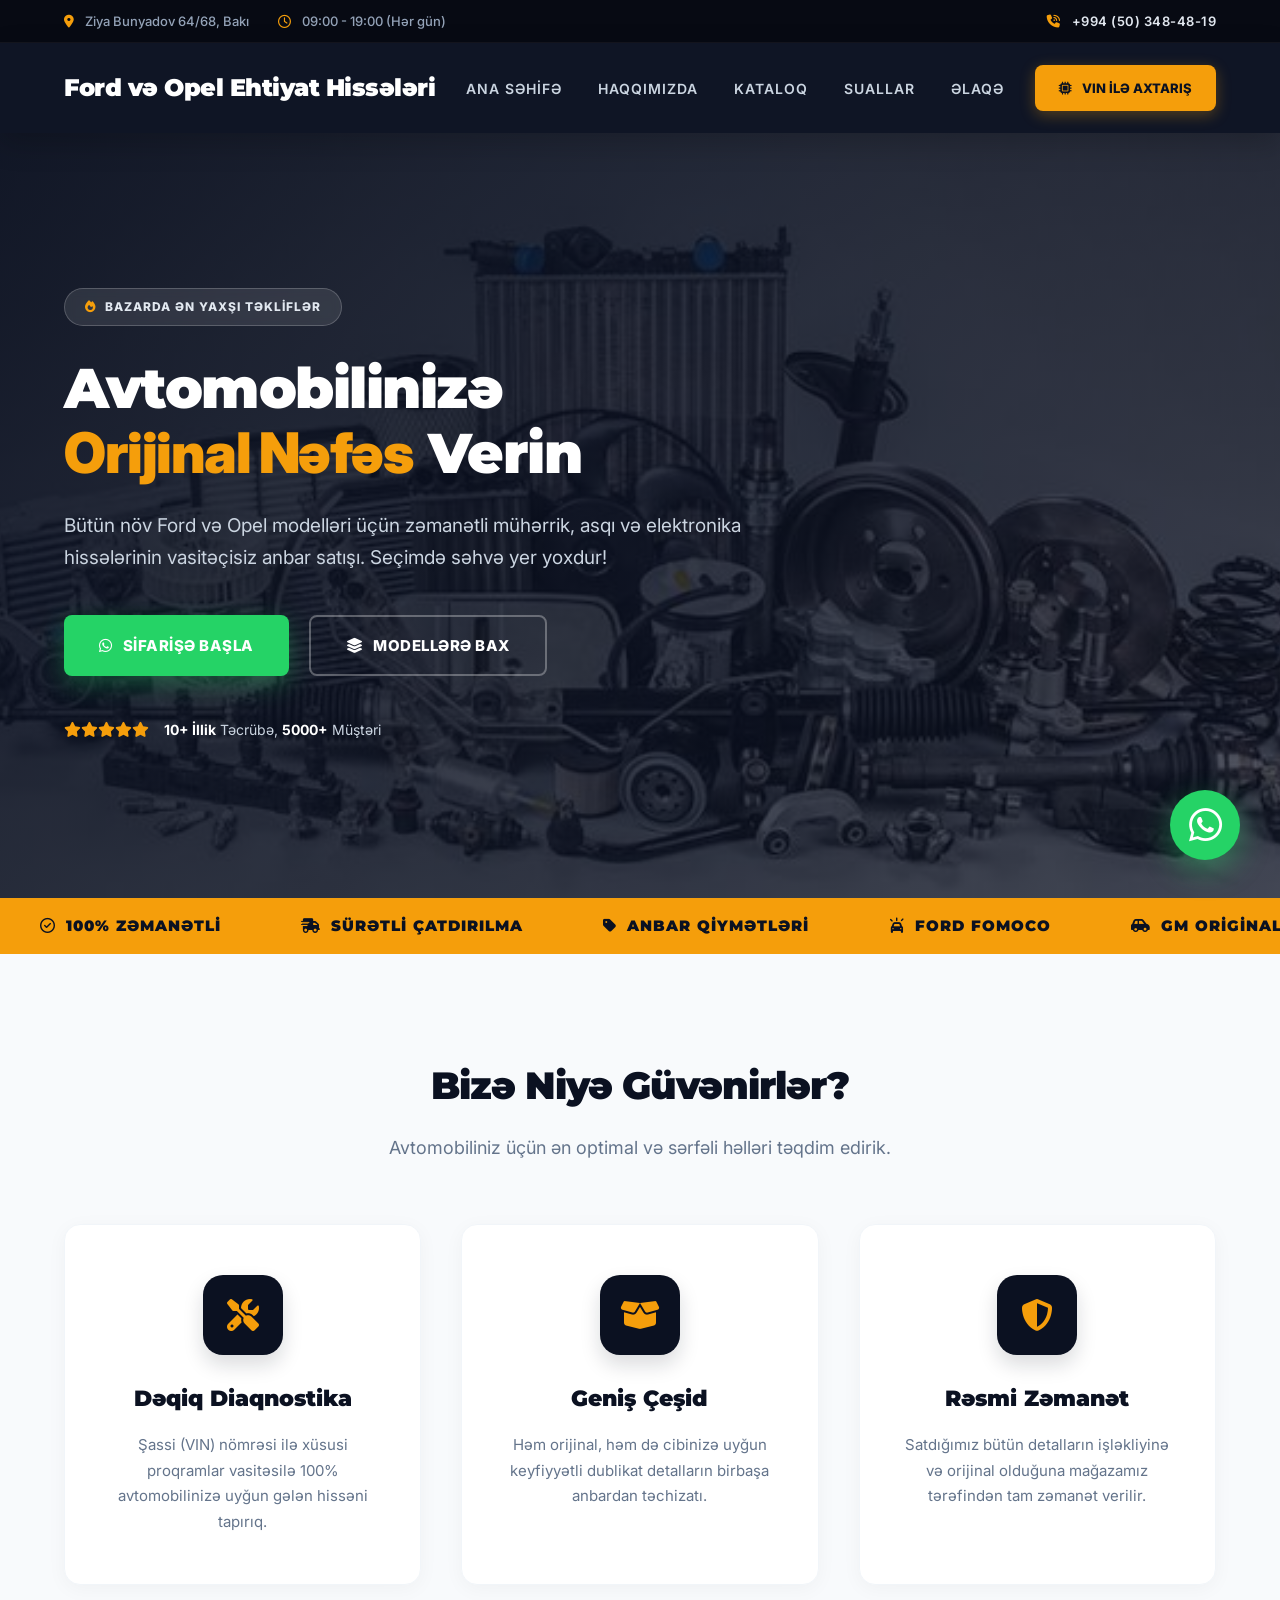
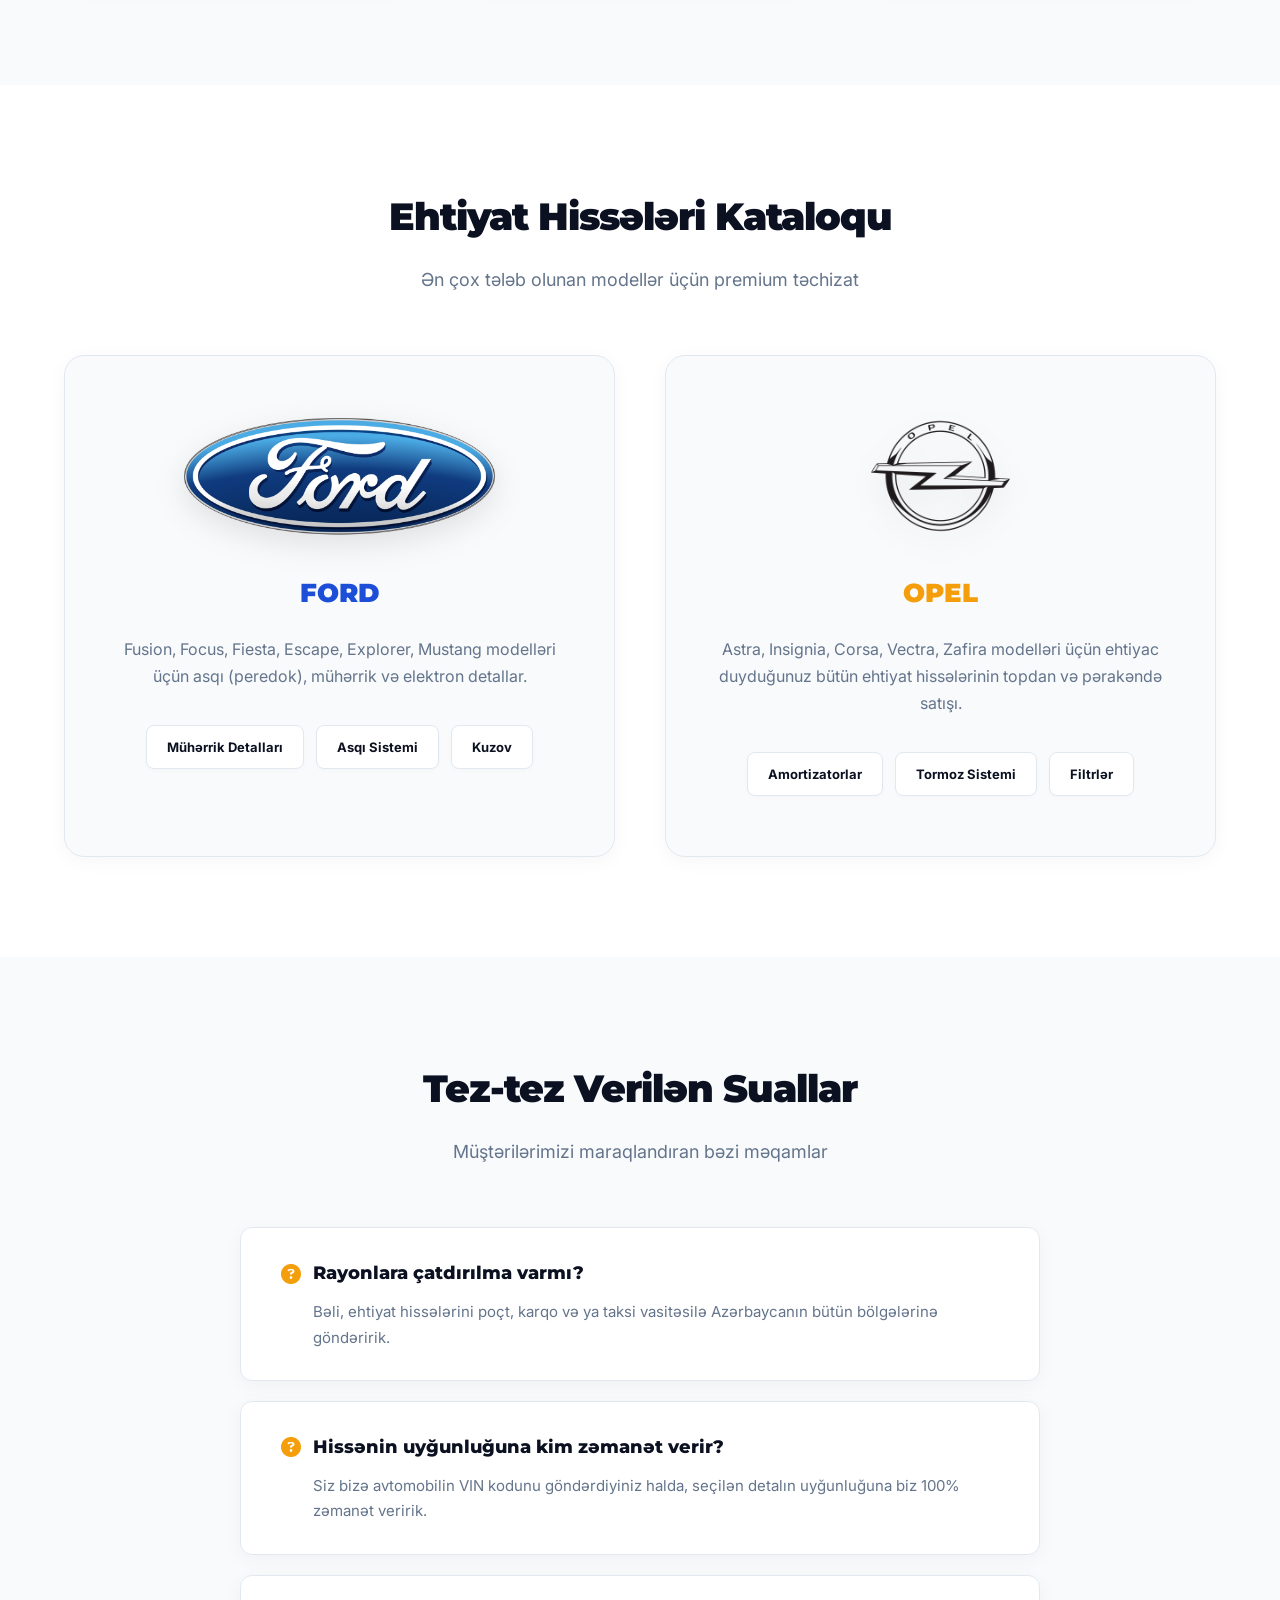
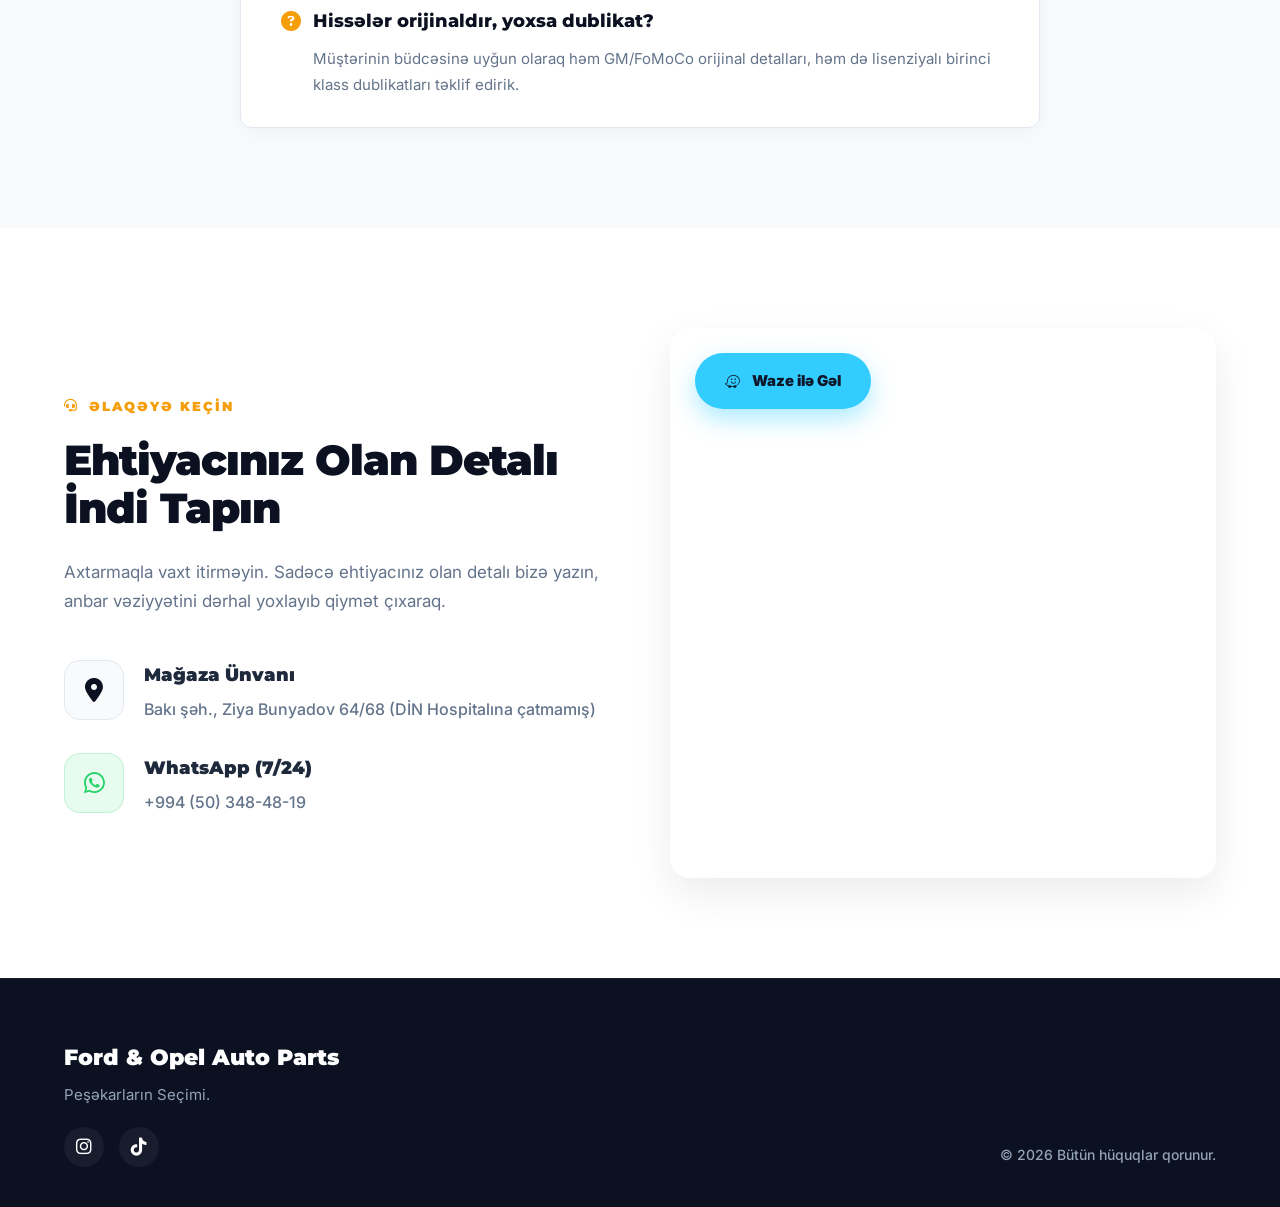
<file: index.html>
<!DOCTYPE html>
<html lang="az">
<head>
    <meta charset="UTF-8">
    <meta name="viewport" content="width=device-width, initial-scale=1.0">
    
    <!-- 🚀 ULTRA PREMIUM SEO -->
    <title>Ford və Opel Ehtiyat Hissələri | Orijinal Detallar - Bakı</title>
    <meta name="description" content="Bakıda ən ucuz qiymətə orijinal və zəmanətli Ford və Opel ehtiyat hissələri. VIN kodla səhvsiz seçim, rayonlara çatdırılma və anbar qiymətləri.">
    <meta name="keywords" content="ford ehtiyat hisseleri baki, opel ehtiyat hisseleri, ucuz ehtiyat hisseleri, ford fusion detallari, opel astra, vin kodla ehtiyat hissesi">
    
    <link rel="icon" type="image/jpeg" href="foto/favicon.jpeg">
    
    <!-- Premium Fontlar -->
    <link rel="preconnect" href="https://fonts.googleapis.com">
    <link rel="preconnect" href="https://fonts.gstatic.com" crossorigin>
    <link href="https://fonts.googleapis.com/css2?family=Inter:wght@300;400;500;600;700&family=Montserrat:wght@400;700;800;900&display=swap" rel="stylesheet">
    
    <!-- AOS Animasiya Kitabxanası (Premium keçidlər üçün) -->
    <link href="https://unpkg.com/aos@2.3.1/dist/aos.css" rel="stylesheet">
    
    <!-- İkonlar və Stil -->
    <link rel="stylesheet" href="https://cdnjs.cloudflare.com/ajax/libs/font-awesome/6.4.0/css/all.min.css">
    <link rel="stylesheet" href="style.css">
</head>
<body>

    <!-- 📞 TOP-BAR -->
    <div class="top-bar">
        <div class="container top-bar-flex">
            <div class="top-info">
                <span><i class="fa-solid fa-location-dot"></i> Ziya Bunyadov 64/68, Bakı</span>
                <span><i class="fa-regular fa-clock"></i> 09:00 - 19:00 (Hər gün)</span>
            </div>
            <div class="top-phone">
                <a href="tel:+994503484819" aria-label="Qaynar xətt"><i class="fa-solid fa-phone-volume"></i> +994 (50) 348-48-19</a>
            </div>
        </div>
    </div>

    <!-- 🧭 NAVİQASİYA (Müasir Header) -->
    <header>
        <div class="container header-flex">
            <div class="logo" data-aos="fade-right">
                <a href="#">
                    <h1>Ford və Opel Ehtiyat Hissələri</h1>
                </a>
            </div>
            <nav data-aos="fade-down" data-aos-delay="100">
                <ul class="nav-links">
                    <li><a href="#home">Ana Səhifə</a></li>
                    <li><a href="#benefits">Haqqımızda</a></li>
                    <li><a href="#brands">Kataloq</a></li>
                    <li><a href="#faq">Suallar</a></li>
                    <li><a href="#contact">Əlaqə</a></li>
                </ul>
            </nav>
            <div class="header-cta" data-aos="fade-left">
                <a href="https://wa.me/994503484819?text=Salam,%20VIN%20kod%20göndərirəm,%20hissəyə%20baxa%20bilərik?" target="_blank" class="cta-btn">
                    <i class="fa-solid fa-microchip"></i> VIN ilə Axtarış
                </a>
            </div>
        </div>
    </header>

    <main>
        <!-- ⚡ HERO SECTION (Giriş) -->
        <section id="home" class="hero">
            <div class="container hero-container">
                <div class="hero-content" data-aos="zoom-in" data-aos-duration="1000">
                    <div class="badge-wrapper">
                        <span class="badge"><i class="fa-solid fa-fire"></i> BAZARDA ƏN YAXŞI TƏKLİFLƏR</span>
                    </div>
                    <h2>Avtomobilinizə <br><span class="highlight">Orijinal Nəfəs</span> Verin</h2>
                    <p class="hero-desc">Bütün növ Ford və Opel modelləri üçün zəmanətli mühərrik, asqı və elektronika hissələrinin vasitəçisiz anbar satışı. Seçimdə səhvə yer yoxdur!</p>
                    
                    <div class="hero-actions">
                        <a href="https://wa.me/994503484819?text=Salam,%20ehtiyat%20hissəsi%20sifariş%20etmək%20istəyirəm." target="_blank" class="btn btn-primary">
                            <i class="fa-brands fa-whatsapp"></i> Sifarişə Başla
                        </a>
                        <a href="#brands" class="btn btn-secondary">
                            <i class="fa-solid fa-layer-group"></i> Modellərə Bax
                        </a>
                    </div>

                    <div class="trust-indicator">
                        <div class="stars">
                            <i class="fa-solid fa-star"></i><i class="fa-solid fa-star"></i><i class="fa-solid fa-star"></i><i class="fa-solid fa-star"></i><i class="fa-solid fa-star"></i>
                        </div>
                        <span><strong>10+ İllik</strong> Təcrübə, <strong>5000+</strong> Müştəri</span>
                    </div>
                </div>
            </div>
        </section>

        <!-- 🚀 DİNAMİK TICKER (Sürüşən Zolaq) -->
        <div class="ticker-wrap">
            <div class="ticker">
                <span class="ticker-item"><i class="fa-regular fa-circle-check"></i> 100% Zəmanətli</span>
                <span class="ticker-item"><i class="fa-solid fa-truck-fast"></i> Sürətli Çatdırılma</span>
                <span class="ticker-item"><i class="fa-solid fa-tag"></i> Anbar Qiymətləri</span>
                <span class="ticker-item"><i class="fa-solid fa-car-on"></i> Ford FoMoCo</span>
                <span class="ticker-item"><i class="fa-solid fa-car-side"></i> GM Original Opel</span>
                <span class="ticker-item"><i class="fa-regular fa-circle-check"></i> 100% Zəmanətli</span>
                <span class="ticker-item"><i class="fa-solid fa-truck-fast"></i> Sürətli Çatdırılma</span>
                <span class="ticker-item"><i class="fa-solid fa-tag"></i> Anbar Qiymətləri</span>
            </div>
        </div>

        <!-- 🛡️ BENEFITS SECTION -->
        <section id="benefits" class="benefits-section">
            <div class="container">
                <div class="section-header" data-aos="fade-up">
                    <h2>Bizə Niyə Güvənirlər?</h2>
                    <p>Avtomobiliniz üçün ən optimal və sərfəli həlləri təqdim edirik.</p>
                </div>

                <div class="benefits-grid">
                    <div class="benefit-card" data-aos="fade-up" data-aos-delay="100">
                        <div class="benefit-icon"><i class="fa-solid fa-screwdriver-wrench"></i></div>
                        <h3>Dəqiq Diaqnostika</h3>
                        <p>Şassi (VIN) nömrəsi ilə xüsusi proqramlar vasitəsilə 100% avtomobilinizə uyğun gələn hissəni tapırıq.</p>
                    </div>
                    <div class="benefit-card" data-aos="fade-up" data-aos-delay="200">
                        <div class="benefit-icon"><i class="fa-solid fa-box-open"></i></div>
                        <h3>Geniş Çeşid</h3>
                        <p>Həm orijinal, həm də cibinizə uyğun keyfiyyətli dublikat detalların birbaşa anbardan təchizatı.</p>
                    </div>
                    <div class="benefit-card" data-aos="fade-up" data-aos-delay="300">
    <div class="benefit-icon"><i class="fa-solid fa-shield-halved"></i></div>
    <h3>Rəsmi Zəmanət</h3>
    <p>Satdığımız bütün detalların işləkliyinə və orijinal olduğuna mağazamız tərəfindən tam zəmanət verilir.</p>
</div>
                </div>
            </div>
        </section>

        <!-- 🚗 BRANDS SECTION -->
        <section id="brands" class="brands-section">
            <div class="container">
                <div class="section-header" data-aos="fade-up">
                    <h2>Ehtiyat Hissələri Kataloqu</h2>
                    <p>Ən çox tələb olunan modellər üçün premium təchizat</p>
                </div>
                
                <div class="brands-grid">
                    <!-- Ford -->
                    <div class="brand-card ford-card" data-aos="fade-right">
                        <div class="brand-img-box">
                            <img src="foto/Ford.png" alt="Ford Hissələri Bakı" class="brand-img">
                        </div>
                        <h3>FORD</h3>
                        <p>Fusion, Focus, Fiesta, Escape, Explorer, Mustang modelləri üçün asqı (peredok), mühərrik və elektron detallar.</p>
                        <div class="brand-tags">
                            <span>Mühərrik Detalları</span>
                            <span>Asqı Sistemi</span>
                            <span>Kuzov</span>
                        </div>
                    </div>
                    
                    <!-- Opel -->
                    <div class="brand-card opel-card" data-aos="fade-left">
                        <div class="brand-img-box">
                            <img src="foto/Opel.png" alt="Opel Hissələri Bakı" class="brand-img">
                        </div>
                        <h3>OPEL</h3>
                        <p>Astra, Insignia, Corsa, Vectra, Zafira modelləri üçün ehtiyac duyduğunuz bütün ehtiyat hissələrinin topdan və pərakəndə satışı.</p>
                        <div class="brand-tags">
                            <span>Amortizatorlar</span>
                            <span>Tormoz Sistemi</span>
                            <span>Filtrlər</span>
                        </div>
                    </div>
                </div>
            </div>
        </section>

        <!-- ❓ FAQ SECTION (YENİ! SEO MÖCÜZƏSİ) -->
        <section id="faq" class="faq-section">
            <div class="container">
                <div class="section-header" data-aos="fade-up">
                    <h2>Tez-tez Verilən Suallar</h2>
                    <p>Müştərilərimizi maraqlandıran bəzi məqamlar</p>
                </div>
                <div class="faq-grid">
                    <div class="faq-card" data-aos="fade-up" data-aos-delay="100">
                        <h4><i class="fa-solid fa-circle-question"></i> Rayonlara çatdırılma varmı?</h4>
                        <p>Bəli, ehtiyat hissələrini poçt, karqo və ya taksi vasitəsilə Azərbaycanın bütün bölgələrinə göndəririk.</p>
                    </div>
                    <div class="faq-card" data-aos="fade-up" data-aos-delay="200">
                        <h4><i class="fa-solid fa-circle-question"></i> Hissənin uyğunluğuna kim zəmanət verir?</h4>
                        <p>Siz bizə avtomobilin VIN kodunu göndərdiyiniz halda, seçilən detalın uyğunluğuna biz 100% zəmanət veririk.</p>
                    </div>
                    <div class="faq-card" data-aos="fade-up" data-aos-delay="300">
                        <h4><i class="fa-solid fa-circle-question"></i> Hissələr orijinaldır, yoxsa dublikat?</h4>
                        <p>Müştərinin büdcəsinə uyğun olaraq həm GM/FoMoCo orijinal detalları, həm də lisenziyalı birinci klass dublikatları təklif edirik.</p>
                    </div>
                </div>
            </div>
        </section>

        <!-- 📍 CONTACT SECTION -->
        <section id="contact" class="contact-section">
            <div class="container contact-grid">
                <div class="contact-details" data-aos="fade-right">
                    <span class="section-subtitle"><i class="fa-solid fa-headset"></i> ƏLAQƏYƏ KEÇİN</span>
                    <h2>Ehtiyacınız Olan Detalı İndi Tapın</h2>
                    <p class="desc">Axtarmaqla vaxt itirməyin. Sadəcə ehtiyacınız olan detalı bizə yazın, anbar vəziyyətini dərhal yoxlayıb qiymət çıxaraq.</p>
                    
                    <div class="info-list">
                        <div class="info-item">
                            <div class="info-icon"><i class="fa-solid fa-location-dot"></i></div>
                            <div class="info-text">
                                <h4>Mağaza Ünvanı</h4>
                                <p>Bakı şəh., Ziya Bunyadov 64/68 (DİN Hospitalına çatmamış)</p>
                            </div>
                        </div>
                        <div class="info-item">
                            <div class="info-icon whatsapp-icon"><i class="fa-brands fa-whatsapp"></i></div>
                            <div class="info-text">
                                <h4>WhatsApp (7/24)</h4>
                                <p><a href="https://wa.me/994503484819" target="_blank">+994 (50) 348-48-19</a></p>
                            </div>
                        </div>
                    </div>
                </div>

                <div class="map-wrapper" data-aos="fade-left">
                    <div class="map-box">
                        <a href="https://ul.waze.com/ul?ll=40.41332124%2C49.84854984&navigate=yes&zoom=17" target="_blank" class="waze-btn">
                            <i class="fa-brands fa-waze"></i> Waze ilə Gəl
                        </a>
                        <iframe title="Ford və Opel Xəritə" src="https://www.google.com/maps/embed?pb=!1m17!1m12!1m3!1d3037.79727964375!2d49.846183776010896!3d40.41334147144013!2m3!1f0!2f0!3f0!3m2!1i1024!2i768!4f13.1!3m2!1m1!2zNDDCsDI0JzQ4LjAiTiA0OcKwNTAnNTUuNSJF!5e0!3m2!1sen!2saz!4v1784125781836!5m2!1sen!2saz" width="100%" height="100%" style="border:0;" allowfullscreen="" loading="lazy"></iframe>
                    </div>
                </div>
            </div>
        </section>
    </main>

    <!-- 👣 FOOTER -->
    <footer>
        <div class="container footer-flex">
            <div class="footer-logo">
                <h3>Ford & Opel Auto Parts</h3>
                <p>Peşəkarların Seçimi.</p>
                <div class="social-mini">
                    <a href="https://instagram.com/ford_opel_chevrolet_azerbaycan" target="_blank"><i class="fa-brands fa-instagram"></i></a>
                    <a href="https://tiktok.com/@fordopelparts" target="_blank"><i class="fa-brands fa-tiktok"></i></a>
                </div>
            </div>
            <div class="footer-copy">
                <p>© 2026 Bütün hüquqlar qorunur.</p>
            </div>
        </div>
    </footer>

    <!-- 💬 ÜZƏN WHATSAPP -->
    <a href="https://wa.me/994503484819?text=Salam,%20ehtiyat%20hissəsi%20barədə%20sualım%20var." class="whatsapp-float" target="_blank" aria-label="WhatsApp">
        <i class="fa-brands fa-whatsapp"></i>
    </a>

    <!-- 🔥 AOS Animasiya Skripti VƏ İşə Salınması (MÜTLƏQDİR!) -->
    <script src="https://unpkg.com/aos@2.3.1/dist/aos.js"></script>
    <script>
        AOS.init({
            once: true, // Animasiya yalnız 1 dəfə ekrana girəndə işləsin
            offset: 80, // Element ekrana 80px girəndə başlasın
            duration: 800, // Sürəti (0.8 saniyə)
            easing: 'ease-in-out'
        });
    </script>
    <script src="script.js"></script>
</body>
</html>
</file>
<file: style.css>
/* ==========================================
   1. QLOBAL AYARLAR VƏ RƏNGLƏR (MASTERPIECE)
   ========================================== */
:root {
    --primary-dark: #0b1121;    /* Çox lüks, dərin gecə mavisi/qara */
    --secondary-dark: #151e32;  /* Alt qat tünd rəng */
    --accent-orange: #f59e0b;   /* Premium Qızılı */
    --accent-blue: #1d4ed8;     /* Ford Royal Mavi */
    --whatsapp-green: #25D366;  /* WhatsApp Yaşılı */
    --text-main: #1e293b;       /* Tünd oxunaqlı mətn */
    --text-muted: #64748b;      /* Solğun köməkçi mətn */
    --bg-light: #f8fafc;        /* Açıq, təmiz fon */
    --white: #ffffff;
    --font-heading: 'Montserrat', sans-serif;
    --font-body: 'Inter', sans-serif;
    --transition: all 0.4s cubic-bezier(0.16, 1, 0.3, 1);
    --shadow-sm: 0 4px 20px rgba(0, 0, 0, 0.04);
    --shadow-md: 0 15px 40px rgba(11, 17, 33, 0.08);
}

* {
    margin: 0;
    padding: 0;
    box-sizing: border-box;
    font-family: var(--font-body);
    scroll-behavior: smooth;
}

body {
    background-color: var(--bg-light);
    color: var(--text-main);
    line-height: 1.7;
    -webkit-font-smoothing: antialiased;
    overflow-x: hidden; /* Animasiyalar ekrandan daşmasın deyə */
}

.container {
    width: 90%;
    max-width: 1200px;
    margin: 0 auto;
}

/* ==========================================
   2. TOP BAR & HEADER (NAVİQASİYA)
   ========================================== */
.top-bar {
    background-color: #070a13;
    color: #94a3b8;
    font-size: 13px;
    padding: 10px 0;
    border-bottom: 1px solid rgba(255, 255, 255, 0.05);
}

.top-bar-flex {
    display: flex;
    justify-content: space-between;
    align-items: center;
}

.top-info span {
    margin-right: 25px;
    font-weight: 500;
}

.top-info i, .top-phone i {
    color: var(--accent-orange);
    margin-right: 8px;
}

.top-phone a {
    color: #e2e8f0;
    text-decoration: none;
    font-weight: 600;
    letter-spacing: 0.5px;
    transition: var(--transition);
}

.top-phone a:hover { color: var(--accent-orange); }

header {
    background-color: rgba(11, 17, 33, 0.98);
    backdrop-filter: blur(10px); /* Lüks şüşə effekti */
    padding: 22px 0;
    position: sticky;
    top: 0;
    z-index: 1000;
    box-shadow: 0 10px 30px rgba(0,0,0,0.2);
}

.header-flex {
    display: flex;
    justify-content: space-between;
    align-items: center;
}

.logo a { text-decoration: none; }

.logo h1 {
    font-family: var(--font-heading);
    font-size: 24px;
    font-weight: 900;
    color: var(--white);
    letter-spacing: -0.5px;
    line-height: 1;
}

.logo span {
    font-family: var(--font-heading);
    font-size: 10px;
    color: var(--accent-orange);
    letter-spacing: 5px;
    font-weight: 800;
    display: block;
    margin-top: 6px;
}

.nav-links {
    display: flex;
    list-style: none;
}

.nav-links li { margin: 0 18px; }

.nav-links a {
    color: #cbd5e1;
    text-decoration: none;
    font-weight: 600;
    font-size: 14px;
    text-transform: uppercase;
    letter-spacing: 1px;
    transition: var(--transition);
}

.nav-links a:hover { color: var(--accent-orange); }

.cta-btn {
    display: inline-flex;
    align-items: center;
    gap: 10px;
    background-color: var(--accent-orange);
    color: var(--primary-dark);
    padding: 12px 24px;
    border-radius: 8px;
    text-decoration: none;
    font-weight: 800;
    font-size: 13px;
    text-transform: uppercase;
    transition: var(--transition);
    box-shadow: 0 4px 15px rgba(245, 158, 11, 0.3);
}

.cta-btn:hover {
    transform: translateY(-2px);
    box-shadow: 0 8px 25px rgba(245, 158, 11, 0.5);
    background-color: #f5a623;
}

/* ==========================================
   3. HERO SECTION
   ========================================== */
.hero {
    background: linear-gradient(135deg, rgba(11, 17, 33, 0.95) 0%, rgba(11, 17, 33, 0.7) 100%), url('foto/arxafon.jpg') center/cover no-repeat;
    height: 85vh;
    min-height: 650px;
    display: flex;
    align-items: center;
    position: relative;
}

.hero-content {
    max-width: 750px;
    color: var(--white);
}

.badge {
    display: inline-flex;
    align-items: center;
    gap: 8px;
    background-color: rgba(255, 255, 255, 0.1);
    backdrop-filter: blur(5px);
    color: #e2e8f0;
    border: 1px solid rgba(255, 255, 255, 0.2);
    padding: 8px 20px;
    border-radius: 50px;
    font-size: 12px;
    font-weight: 800;
    letter-spacing: 1px;
    margin-bottom: 30px;
}

.badge i { color: var(--accent-orange); }

.hero-content h2 {
    font-family: var(--font-heading);
    font-size: 56px;
    font-weight: 900;
    line-height: 1.15;
    margin-bottom: 25px;
    letter-spacing: -1.5px;
}

.hero-content .highlight { color: var(--accent-orange); }

.hero-desc {
    font-size: 19px;
    color: #cbd5e1;
    margin-bottom: 40px;
    font-weight: 400;
    line-height: 1.7;
}

.hero-actions {
    display: flex;
    gap: 20px;
    margin-bottom: 40px;
}

.btn {
    display: inline-flex;
    align-items: center;
    justify-content: center;
    gap: 10px;
    padding: 16px 35px;
    border-radius: 8px;
    font-weight: 800;
    font-size: 15px;
    text-transform: uppercase;
    text-decoration: none;
    letter-spacing: 0.5px;
    transition: var(--transition);
}

.btn-primary {
    background-color: var(--whatsapp-green);
    color: var(--white);
    box-shadow: 0 8px 25px rgba(37, 211, 102, 0.3);
}

.btn-primary:hover {
    background-color: #1ea952;
    transform: translateY(-3px);
    box-shadow: 0 12px 30px rgba(37, 211, 102, 0.4);
}

.btn-secondary {
    background-color: transparent;
    color: var(--white);
    border: 2px solid rgba(255, 255, 255, 0.3);
}

.btn-secondary:hover {
    background-color: var(--white);
    color: var(--primary-dark);
    border-color: var(--white);
    transform: translateY(-3px);
}

.trust-indicator {
    display: flex;
    align-items: center;
    gap: 15px;
}

.stars i { color: var(--accent-orange); font-size: 15px; }
.trust-indicator span { font-size: 14px; color: #cbd5e1; }
.trust-indicator strong { color: var(--white); }

/* ==========================================
   4. TICKER (Sürüşən Zolaq)
   ========================================== */
.ticker-wrap {
    background-color: var(--accent-orange);
    overflow: hidden;
    padding: 15px 0;
    color: var(--primary-dark);
    box-shadow: 0 4px 15px rgba(245, 158, 11, 0.3);
}

.ticker {
    display: flex;
    width: max-content;
    animation: ticker 35s linear infinite;
}

.ticker:hover {
    animation-play-state: paused; /* Üzərinə gələndə dayanır */
}

.ticker-item {
    padding: 0 40px;
    font-family: var(--font-heading);
    font-weight: 900;
    font-size: 15px;
    letter-spacing: 1px;
    text-transform: uppercase;
    display: flex;
    align-items: center;
    gap: 10px;
}

@keyframes ticker {
    0% { transform: translate3d(0, 0, 0); }
    100% { transform: translate3d(-50%, 0, 0); } /* İçindəki dublikatlar sayəsində qüsursuz dönür */
}

/* ==========================================
   5. BÖLMƏ BAŞLIQLARI VƏ HAQQIMIZDA
   ========================================== */
.section-header {
    text-align: center;
    max-width: 650px;
    margin: 0 auto 60px auto;
}

.section-header h2 {
    font-family: var(--font-heading);
    font-size: 38px;
    font-weight: 900;
    color: var(--primary-dark);
    margin-bottom: 15px;
    letter-spacing: -1px;
}

.section-header p {
    color: var(--text-muted);
    font-size: 18px;
}

.benefits-section { padding: 100px 0; background-color: var(--bg-light); }

.benefits-grid {
    display: grid;
    grid-template-columns: repeat(3, 1fr);
    gap: 40px;
}

.benefit-card {
    background-color: var(--white);
    padding: 50px 40px;
    border-radius: 16px;
    text-align: center;
    border: 1px solid #f1f5f9;
    box-shadow: var(--shadow-sm);
    transition: var(--transition);
}

.benefit-card:hover {
    transform: translateY(-10px);
    box-shadow: var(--shadow-md);
    border-color: rgba(245, 158, 11, 0.2);
}

.benefit-icon {
    width: 80px;
    height: 80px;
    background-color: var(--primary-dark);
    color: var(--accent-orange);
    border-radius: 20px;
    display: flex;
    align-items: center;
    justify-content: center;
    font-size: 32px;
    margin: 0 auto 25px auto;
    box-shadow: 0 10px 20px rgba(11, 17, 33, 0.15);
}

.benefit-card h3 {
    font-family: var(--font-heading);
    font-size: 22px;
    font-weight: 900;
    margin-bottom: 15px;
    color: var(--primary-dark);
}

.benefit-card p {
    font-size: 15px;
    color: var(--text-muted);
}

/* ==========================================
   6. BRENDLƏR BÖLMƏSİ (Loqolar Mərkəzdə)
   ========================================== */
.brands-section { padding: 100px 0; background-color: var(--white); }

.brands-grid {
    display: grid;
    grid-template-columns: repeat(2, 1fr);
    gap: 50px;
}

.brand-card {
    background-color: var(--bg-light);
    border-radius: 20px;
    padding: 60px 50px;
    border: 1px solid #e2e8f0;
    box-shadow: var(--shadow-sm);
    transition: var(--transition);
}

.brand-card:hover {
    box-shadow: var(--shadow-md);
    transform: translateY(-8px);
    background-color: var(--white);
}

/* 🔥 ŞƏKİLLƏRİN TAM MƏRKƏZLƏNMƏSİ 🔥 */
.brand-img-box {
    height: 120px;
    display: flex;
    align-items: center;
    justify-content: center; /* Üfüqi mərkəzləmə */
    margin: 0 auto 35px auto;
    width: 100%;
}

.brand-img {
    max-height: 100%;
    max-width: 80%; /* Kənarlara dəyməsin deyə məsafə saxlayır */
    object-fit: contain;
    filter: drop-shadow(0 10px 15px rgba(0,0,0,0.1)); /* Lüks 3D kölgə effekti */
}

.brand-card h3 {
    font-family: var(--font-heading);
    font-size: 26px;
    font-weight: 900;
    margin-bottom: 20px;
    text-align: center;
}

.ford-card h3 { color: var(--accent-blue); }
.opel-card h3 { color: var(--accent-orange); }

.brand-card p {
    color: var(--text-muted);
    font-size: 16px;
    margin-bottom: 35px;
    text-align: center;
}

.brand-tags {
    display: flex;
    flex-wrap: wrap;
    justify-content: center;
    gap: 12px;
}

.brand-tags span {
    background-color: var(--white);
    color: var(--primary-dark);
    padding: 10px 20px;
    border-radius: 8px;
    font-size: 13px;
    font-weight: 700;
    border: 1px solid #e2e8f0;
    box-shadow: 0 2px 5px rgba(0,0,0,0.02);
}

/* ==========================================
   7. FAQ (SUALLAR) BÖLMƏSİ
   ========================================== */
.faq-section { padding: 100px 0; background-color: var(--bg-light); }

.faq-grid {
    display: flex;
    flex-direction: column;
    gap: 20px;
    max-width: 800px;
    margin: 0 auto;
}

.faq-card {
    background-color: var(--white);
    padding: 30px 40px;
    border-radius: 12px;
    border: 1px solid #e2e8f0;
    box-shadow: var(--shadow-sm);
    transition: var(--transition);
}

.faq-card:hover {
    box-shadow: var(--shadow-md);
    border-left: 4px solid var(--accent-orange);
    transform: translateX(5px);
}

.faq-card h4 {
    font-family: var(--font-heading);
    font-size: 18px;
    font-weight: 800;
    color: var(--primary-dark);
    margin-bottom: 10px;
    display: flex;
    align-items: center;
    gap: 12px;
}

.faq-card h4 i { color: var(--accent-orange); font-size: 20px; }
.faq-card p { color: var(--text-muted); font-size: 15px; padding-left: 32px; }

/* ==========================================
   8. ƏLAQƏ VƏ XƏRİTƏ BÖLMƏSİ
   ========================================== */
.contact-section {
    padding: 100px 0;
    background-color: var(--white);
}

.contact-grid {
    display: grid;
    grid-template-columns: 1fr 1fr;
    gap: 60px;
    align-items: center;
}

.section-subtitle {
    display: inline-flex;
    align-items: center;
    gap: 10px;
    font-family: var(--font-heading);
    color: var(--accent-orange);
    font-weight: 900;
    font-size: 13px;
    letter-spacing: 2px;
    margin-bottom: 20px;
    text-transform: uppercase;
}

.contact-details h2 {
    font-family: var(--font-heading);
    font-size: 42px;
    font-weight: 900;
    line-height: 1.15;
    margin-bottom: 25px;
    color: var(--primary-dark);
    letter-spacing: -1px;
}

.contact-details .desc {
    color: var(--text-muted);
    font-size: 17px;
    margin-bottom: 45px;
}

.info-list {
    display: flex;
    flex-direction: column;
    gap: 30px;
}

.info-item { display: flex; gap: 20px; }

.info-icon {
    width: 60px;
    height: 60px;
    background-color: var(--bg-light);
    border: 1px solid #e2e8f0;
    color: var(--primary-dark);
    border-radius: 16px;
    display: flex;
    align-items: center;
    justify-content: center;
    font-size: 24px;
    flex-shrink: 0;
}

.whatsapp-icon { 
    color: var(--whatsapp-green); 
    background-color: rgba(37, 211, 102, 0.1); 
    border-color: rgba(37, 211, 102, 0.2); 
}

.info-text h4 {
    font-family: var(--font-heading);
    font-size: 18px;
    font-weight: 900;
    margin-bottom: 5px;
}

.info-text p, .info-text a {
    color: var(--text-muted);
    font-size: 16px;
    text-decoration: none;
    font-weight: 500;
}

.info-text a:hover { color: var(--accent-orange); }

.map-wrapper { height: 550px; }

.map-box {
    position: relative;
    width: 100%;
    height: 100%;
    border-radius: 20px;
    overflow: hidden;
    box-shadow: var(--shadow-md);
}

.map-box iframe {
    position: absolute;
    top: 0;
    left: 0;
    width: 100%;
    height: 100%;
}

.waze-btn {
    position: absolute;
    top: 25px;
    left: 25px;
    z-index: 10;
    display: inline-flex;
    align-items: center;
    gap: 12px;
    background-color: #33ccff;
    color: #0f172a !important;
    padding: 15px 30px;
    border-radius: 50px;
    text-decoration: none;
    font-weight: 900;
    font-size: 15px;
    box-shadow: 0 10px 25px rgba(51, 204, 255, 0.4);
    transition: var(--transition);
}

.waze-btn:hover { background-color: #1caad9; transform: scale(1.05); }

/* ==========================================
   9. FOOTER VƏ ÜZƏN WHATSAPP
   ========================================== */
footer {
    background-color: var(--primary-dark);
    color: #94a3b8;
    padding: 60px 0 40px 0;
    border-top: 1px solid rgba(255, 255, 255, 0.05);
}

.footer-flex {
    display: flex;
    justify-content: space-between;
    align-items: flex-end;
}

.footer-logo h3 {
    font-family: var(--font-heading);
    color: var(--white);
    font-size: 22px;
    font-weight: 900;
    margin-bottom: 5px;
}

.footer-logo p { font-size: 15px; margin-bottom: 20px; }

.social-mini { display: flex; gap: 15px; }
.social-mini a {
    display: flex;
    align-items: center;
    justify-content: center;
    width: 40px;
    height: 40px;
    border-radius: 50%;
    background-color: rgba(255,255,255,0.05);
    color: var(--white);
    text-decoration: none;
    font-size: 18px;
    transition: var(--transition);
}
.social-mini a:hover { background-color: var(--accent-orange); color: var(--primary-dark); transform: translateY(-3px); }

.footer-copy { text-align: right; font-size: 14px; font-weight: 500; }

.whatsapp-float {
    position: fixed;
    width: 70px;
    height: 70px;
    bottom: 40px;
    right: 40px;
    background-color: var(--whatsapp-green);
    color: var(--white);
    border-radius: 50%;
    display: flex;
    align-items: center;
    justify-content: center;
    font-size: 38px;
    box-shadow: 0 10px 30px rgba(37, 211, 102, 0.4);
    z-index: 999;
    text-decoration: none;
    transition: var(--transition);
}

.whatsapp-float:hover {
    transform: scale(1.1) rotate(15deg);
    background-color: #1ea952;
}

/* ==========================================
   10. MOBİL RESPONSİVE (KUSURSUZ)
   ========================================== */
@media (max-width: 1024px) {
    .contact-grid, .brands-grid, .benefits-grid { grid-template-columns: 1fr; gap: 40px; }
    .map-wrapper { height: 450px; }
}

@media (max-width: 768px) {
    .top-bar { display: none; }
    header { padding: 15px 0; }
    
    .header-flex { flex-direction: column; gap: 15px; text-align: center; }
    .nav-links { flex-wrap: wrap; justify-content: center; gap: 10px; }
    .nav-links li { margin: 0 5px; }
    .header-cta { display: none; }
    
    .hero { height: auto; padding: 120px 0; text-align: center; }
    .hero-content h2 { font-size: 40px; letter-spacing: -1px; }
    
    .hero-actions { flex-direction: column; align-items: center; }
    .btn { width: 100%; max-width: 320px; }
    
    .trust-indicator { justify-content: center; flex-direction: column; gap: 10px; }
    
    .ticker-item { font-size: 12px; padding: 0 20px; }
    
    .section-header h2, .contact-details h2 { font-size: 32px; }
    
    .brand-card, .benefit-card { padding: 40px 25px; }
    
    .faq-card p { padding-left: 0; margin-top: 10px; }
    
    .footer-flex { flex-direction: column; gap: 30px; text-align: center; align-items: center; }
    .footer-copy { text-align: center; }
    
    .whatsapp-float { width: 60px; height: 60px; font-size: 32px; bottom: 25px; right: 25px; }
}
</file>
